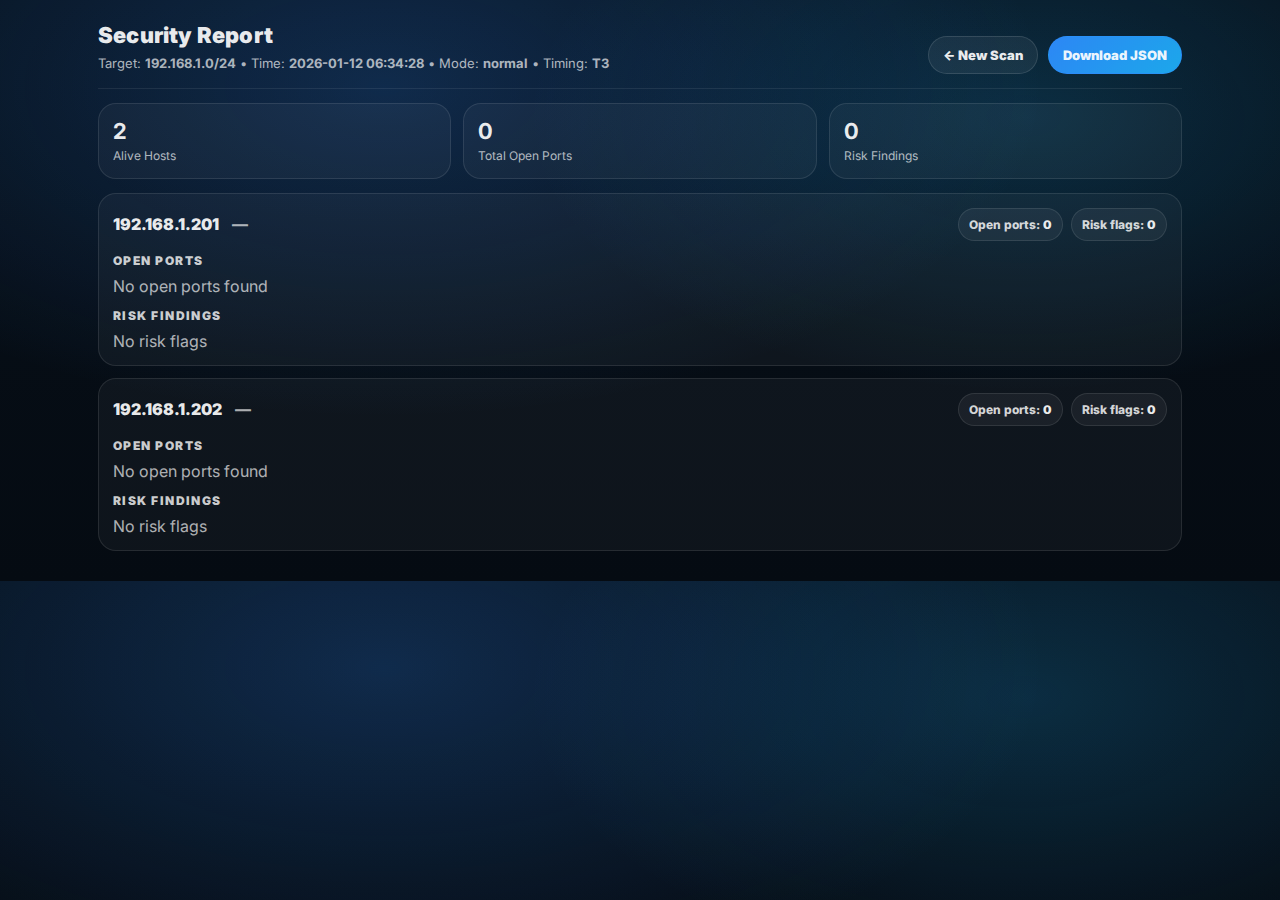
<file: netsec-scanner-report/reports/20260112_063335_cab9826f.html>
<!doctype html>
  <html lang='en'>
  <head>
    <meta charset='utf-8'/>
    <meta name='viewport' content='width=device-width, initial-scale=1'/>
    <title>Report 20260112_063335_cab9826f</title>
    <link rel='preconnect' href='https://fonts.googleapis.com'>
    <link rel='preconnect' href='https://fonts.gstatic.com' crossorigin>
    <link href='https://fonts.googleapis.com/css2?family=Inter:wght@400;600;700;800;900&display=swap' rel='stylesheet'>
    <style>
      :root{
        --bg:#07101a; --bg2:#050b12;
        --line: rgba(255,255,255,.10);
        --text: rgba(255,255,255,.92);
        --muted: rgba(255,255,255,.68);
        --brand:#2f8cff; --brand2:#1fb6ff;
      }
      *{box-sizing:border-box}
      body{
        margin:0; font-family:Inter,system-ui,Segoe UI,Roboto,Arial;
        color:var(--text);
        background:
          radial-gradient(1200px 600px at 30% 15%, rgba(47,140,255,.22), transparent 55%),
          radial-gradient(900px 500px at 80% 20%, rgba(31,182,255,.18), transparent 55%),
          linear-gradient(180deg, var(--bg), var(--bg2));
      }
      .wrap{ max-width: 1120px; margin:0 auto; padding: 22px 18px 30px; }
      .top{
        display:flex; justify-content:space-between; align-items:flex-end; gap: 12px;
        border-bottom: 1px solid rgba(255,255,255,.08);
        padding-bottom: 14px;
      }
      .title{ margin:0; font-weight: 900; letter-spacing:.2px; font-size: 22px; }
      .sub{ margin:6px 0 0; color: var(--muted); font-size: 13px; line-height:1.5; }
      .btns{ display:flex; gap:10px; flex-wrap:wrap; }
      .btn{
        text-decoration:none; color:var(--text); font-weight:900; font-size: 13px;
        border:1px solid rgba(255,255,255,.12);
        background: rgba(255,255,255,.06);
        padding: 10px 14px; border-radius: 999px;
      }
      .btn.primary{
        border-color: rgba(47,140,255,.45);
        background: linear-gradient(135deg, rgba(47,140,255,.95), rgba(31,182,255,.9));
      }
      .grid{
        display:grid; grid-template-columns: repeat(3,minmax(0,1fr));
        gap: 12px; margin-top: 14px;
      }
      .stat{
        border:1px solid rgba(255,255,255,.10);
        background: rgba(255,255,255,.04);
        border-radius: 18px; padding: 14px;
      }
      .stat b{ display:block; font-size: 22px; }
      .stat span{ color: var(--muted); font-size: 12px; }
      .hosts{ margin-top: 14px; display:flex; flex-direction:column; gap: 12px; }
      .host{
        border:1px solid rgba(255,255,255,.10);
        background: rgba(255,255,255,.04);
        border-radius: 18px;
        padding: 14px;
      }
      .host-top{
        display:flex; justify-content:space-between; align-items:center; gap: 10px; flex-wrap:wrap;
      }
      .host-title{ font-weight: 900; }
      .hn{ color: var(--muted); font-weight: 700; margin-left: 10px; }
      .host-badges{ display:flex; gap: 8px; flex-wrap:wrap; }
      .pill{
        padding: 8px 10px; border-radius: 999px;
        border:1px solid rgba(255,255,255,.10);
        background: rgba(255,255,255,.05);
        color: rgba(255,255,255,.82);
        font-weight: 800; font-size: 12px;
      }
      .pill b{ color: var(--text); }
      .block{ margin-top: 12px; }
      .block-title{ font-weight: 900; font-size: 12px; letter-spacing:.12em; text-transform: uppercase; color: rgba(255,255,255,.80); margin-bottom: 8px; }
      .tags{ display:flex; gap: 8px; flex-wrap:wrap; }
      .tag{
        display:inline-flex; align-items:center; gap: 8px;
        border:1px solid rgba(255,255,255,.10);
        background: rgba(255,255,255,.05);
        border-radius: 999px;
        padding: 7px 10px;
        font-weight: 800;
        font-size: 12px;
      }
      .tag em{ font-style:normal; color: var(--muted); font-weight: 800; }
      .flags{ display:flex; flex-direction:column; gap: 8px; }
      .flag{
        border:1px solid rgba(255,255,255,.10);
        background: rgba(0,0,0,.20);
        border-radius: 14px;
        padding: 10px 12px;
        display:flex; gap: 10px;
      }
      .flag b{ width: 80px; }
      .flag.critical{ border-color: rgba(255,80,80,.35); }
      .flag.high{ border-color: rgba(255,165,0,.35); }
      .flag.medium{ border-color: rgba(255,214,0,.28); }
      .flag.low{ border-color: rgba(31,182,255,.25); }
      .muted{ color: var(--muted); }
      @media (max-width: 980px){ .grid{ grid-template-columns: 1fr; } }
    </style>
  </head>
  <body>
    <div class='wrap'>
      <div class='top'>
        <div>
          <h1 class='title'>Security Report</h1>
          <div class='sub'>
            Target: <b>192.168.1.0/24</b> • Time: <b>2026-01-12 06:34:28</b> • Mode: <b>normal</b> • Timing: <b>T3</b>
          </div>
        </div>
        <div class='btns'>
          <a class='btn' href='../index.php'>← New Scan</a>
          <a class='btn primary' href='20260112_063335_cab9826f.json' download>Download JSON</a>
        </div>
      </div>

      <div class='grid'>
        <div class='stat'><b>2</b><span>Alive Hosts</span></div>
        <div class='stat'><b>0</b><span>Total Open Ports</span></div>
        <div class='stat'><b>0</b><span>Risk Findings</span></div>
      </div>

      <div class='hosts'>
        
      <div class='host'>
        <div class='host-top'>
          <div class='host-title'>192.168.1.201 <span class='hn'>—</span></div>
          <div class='host-badges'>
            <span class='pill'>Open ports: <b>0</b></span>
            <span class='pill'>Risk flags: <b>0</b></span>
          </div>
        </div>
        <div class='block'>
          <div class='block-title'>Open Ports</div>
          <div class='tags'><span class='muted'>No open ports found</span></div>
        </div>
        <div class='block'>
          <div class='block-title'>Risk Findings</div>
          <div class='flags'><span class='muted'>No risk flags</span></div>
        </div>
      </div>
    
      <div class='host'>
        <div class='host-top'>
          <div class='host-title'>192.168.1.202 <span class='hn'>—</span></div>
          <div class='host-badges'>
            <span class='pill'>Open ports: <b>0</b></span>
            <span class='pill'>Risk flags: <b>0</b></span>
          </div>
        </div>
        <div class='block'>
          <div class='block-title'>Open Ports</div>
          <div class='tags'><span class='muted'>No open ports found</span></div>
        </div>
        <div class='block'>
          <div class='block-title'>Risk Findings</div>
          <div class='flags'><span class='muted'>No risk flags</span></div>
        </div>
      </div>
    
      </div>
    </div>
  </body>
  </html>
</file>
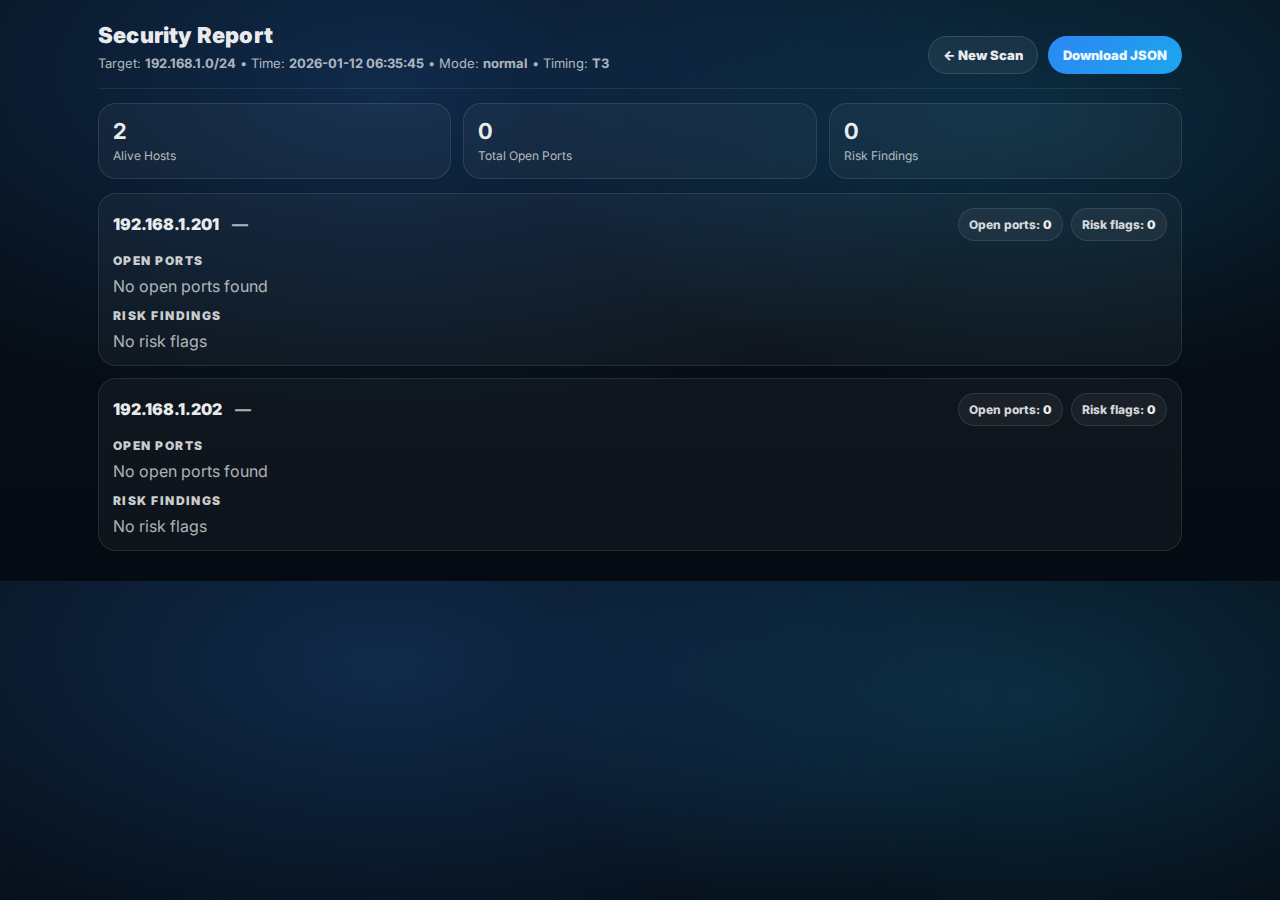
<file: netsec-scanner-report/reports/20260112_063431_ea3242a0.html>
<!doctype html>
  <html lang='en'>
  <head>
    <meta charset='utf-8'/>
    <meta name='viewport' content='width=device-width, initial-scale=1'/>
    <title>Report 20260112_063431_ea3242a0</title>
    <link rel='preconnect' href='https://fonts.googleapis.com'>
    <link rel='preconnect' href='https://fonts.gstatic.com' crossorigin>
    <link href='https://fonts.googleapis.com/css2?family=Inter:wght@400;600;700;800;900&display=swap' rel='stylesheet'>
    <style>
      :root{
        --bg:#07101a; --bg2:#050b12;
        --line: rgba(255,255,255,.10);
        --text: rgba(255,255,255,.92);
        --muted: rgba(255,255,255,.68);
        --brand:#2f8cff; --brand2:#1fb6ff;
      }
      *{box-sizing:border-box}
      body{
        margin:0; font-family:Inter,system-ui,Segoe UI,Roboto,Arial;
        color:var(--text);
        background:
          radial-gradient(1200px 600px at 30% 15%, rgba(47,140,255,.22), transparent 55%),
          radial-gradient(900px 500px at 80% 20%, rgba(31,182,255,.18), transparent 55%),
          linear-gradient(180deg, var(--bg), var(--bg2));
      }
      .wrap{ max-width: 1120px; margin:0 auto; padding: 22px 18px 30px; }
      .top{
        display:flex; justify-content:space-between; align-items:flex-end; gap: 12px;
        border-bottom: 1px solid rgba(255,255,255,.08);
        padding-bottom: 14px;
      }
      .title{ margin:0; font-weight: 900; letter-spacing:.2px; font-size: 22px; }
      .sub{ margin:6px 0 0; color: var(--muted); font-size: 13px; line-height:1.5; }
      .btns{ display:flex; gap:10px; flex-wrap:wrap; }
      .btn{
        text-decoration:none; color:var(--text); font-weight:900; font-size: 13px;
        border:1px solid rgba(255,255,255,.12);
        background: rgba(255,255,255,.06);
        padding: 10px 14px; border-radius: 999px;
      }
      .btn.primary{
        border-color: rgba(47,140,255,.45);
        background: linear-gradient(135deg, rgba(47,140,255,.95), rgba(31,182,255,.9));
      }
      .grid{
        display:grid; grid-template-columns: repeat(3,minmax(0,1fr));
        gap: 12px; margin-top: 14px;
      }
      .stat{
        border:1px solid rgba(255,255,255,.10);
        background: rgba(255,255,255,.04);
        border-radius: 18px; padding: 14px;
      }
      .stat b{ display:block; font-size: 22px; }
      .stat span{ color: var(--muted); font-size: 12px; }
      .hosts{ margin-top: 14px; display:flex; flex-direction:column; gap: 12px; }
      .host{
        border:1px solid rgba(255,255,255,.10);
        background: rgba(255,255,255,.04);
        border-radius: 18px;
        padding: 14px;
      }
      .host-top{
        display:flex; justify-content:space-between; align-items:center; gap: 10px; flex-wrap:wrap;
      }
      .host-title{ font-weight: 900; }
      .hn{ color: var(--muted); font-weight: 700; margin-left: 10px; }
      .host-badges{ display:flex; gap: 8px; flex-wrap:wrap; }
      .pill{
        padding: 8px 10px; border-radius: 999px;
        border:1px solid rgba(255,255,255,.10);
        background: rgba(255,255,255,.05);
        color: rgba(255,255,255,.82);
        font-weight: 800; font-size: 12px;
      }
      .pill b{ color: var(--text); }
      .block{ margin-top: 12px; }
      .block-title{ font-weight: 900; font-size: 12px; letter-spacing:.12em; text-transform: uppercase; color: rgba(255,255,255,.80); margin-bottom: 8px; }
      .tags{ display:flex; gap: 8px; flex-wrap:wrap; }
      .tag{
        display:inline-flex; align-items:center; gap: 8px;
        border:1px solid rgba(255,255,255,.10);
        background: rgba(255,255,255,.05);
        border-radius: 999px;
        padding: 7px 10px;
        font-weight: 800;
        font-size: 12px;
      }
      .tag em{ font-style:normal; color: var(--muted); font-weight: 800; }
      .flags{ display:flex; flex-direction:column; gap: 8px; }
      .flag{
        border:1px solid rgba(255,255,255,.10);
        background: rgba(0,0,0,.20);
        border-radius: 14px;
        padding: 10px 12px;
        display:flex; gap: 10px;
      }
      .flag b{ width: 80px; }
      .flag.critical{ border-color: rgba(255,80,80,.35); }
      .flag.high{ border-color: rgba(255,165,0,.35); }
      .flag.medium{ border-color: rgba(255,214,0,.28); }
      .flag.low{ border-color: rgba(31,182,255,.25); }
      .muted{ color: var(--muted); }
      @media (max-width: 980px){ .grid{ grid-template-columns: 1fr; } }
    </style>
  </head>
  <body>
    <div class='wrap'>
      <div class='top'>
        <div>
          <h1 class='title'>Security Report</h1>
          <div class='sub'>
            Target: <b>192.168.1.0/24</b> • Time: <b>2026-01-12 06:35:45</b> • Mode: <b>normal</b> • Timing: <b>T3</b>
          </div>
        </div>
        <div class='btns'>
          <a class='btn' href='../index.php'>← New Scan</a>
          <a class='btn primary' href='20260112_063431_ea3242a0.json' download>Download JSON</a>
        </div>
      </div>

      <div class='grid'>
        <div class='stat'><b>2</b><span>Alive Hosts</span></div>
        <div class='stat'><b>0</b><span>Total Open Ports</span></div>
        <div class='stat'><b>0</b><span>Risk Findings</span></div>
      </div>

      <div class='hosts'>
        
      <div class='host'>
        <div class='host-top'>
          <div class='host-title'>192.168.1.201 <span class='hn'>—</span></div>
          <div class='host-badges'>
            <span class='pill'>Open ports: <b>0</b></span>
            <span class='pill'>Risk flags: <b>0</b></span>
          </div>
        </div>
        <div class='block'>
          <div class='block-title'>Open Ports</div>
          <div class='tags'><span class='muted'>No open ports found</span></div>
        </div>
        <div class='block'>
          <div class='block-title'>Risk Findings</div>
          <div class='flags'><span class='muted'>No risk flags</span></div>
        </div>
      </div>
    
      <div class='host'>
        <div class='host-top'>
          <div class='host-title'>192.168.1.202 <span class='hn'>—</span></div>
          <div class='host-badges'>
            <span class='pill'>Open ports: <b>0</b></span>
            <span class='pill'>Risk flags: <b>0</b></span>
          </div>
        </div>
        <div class='block'>
          <div class='block-title'>Open Ports</div>
          <div class='tags'><span class='muted'>No open ports found</span></div>
        </div>
        <div class='block'>
          <div class='block-title'>Risk Findings</div>
          <div class='flags'><span class='muted'>No risk flags</span></div>
        </div>
      </div>
    
      </div>
    </div>
  </body>
  </html>
</file>
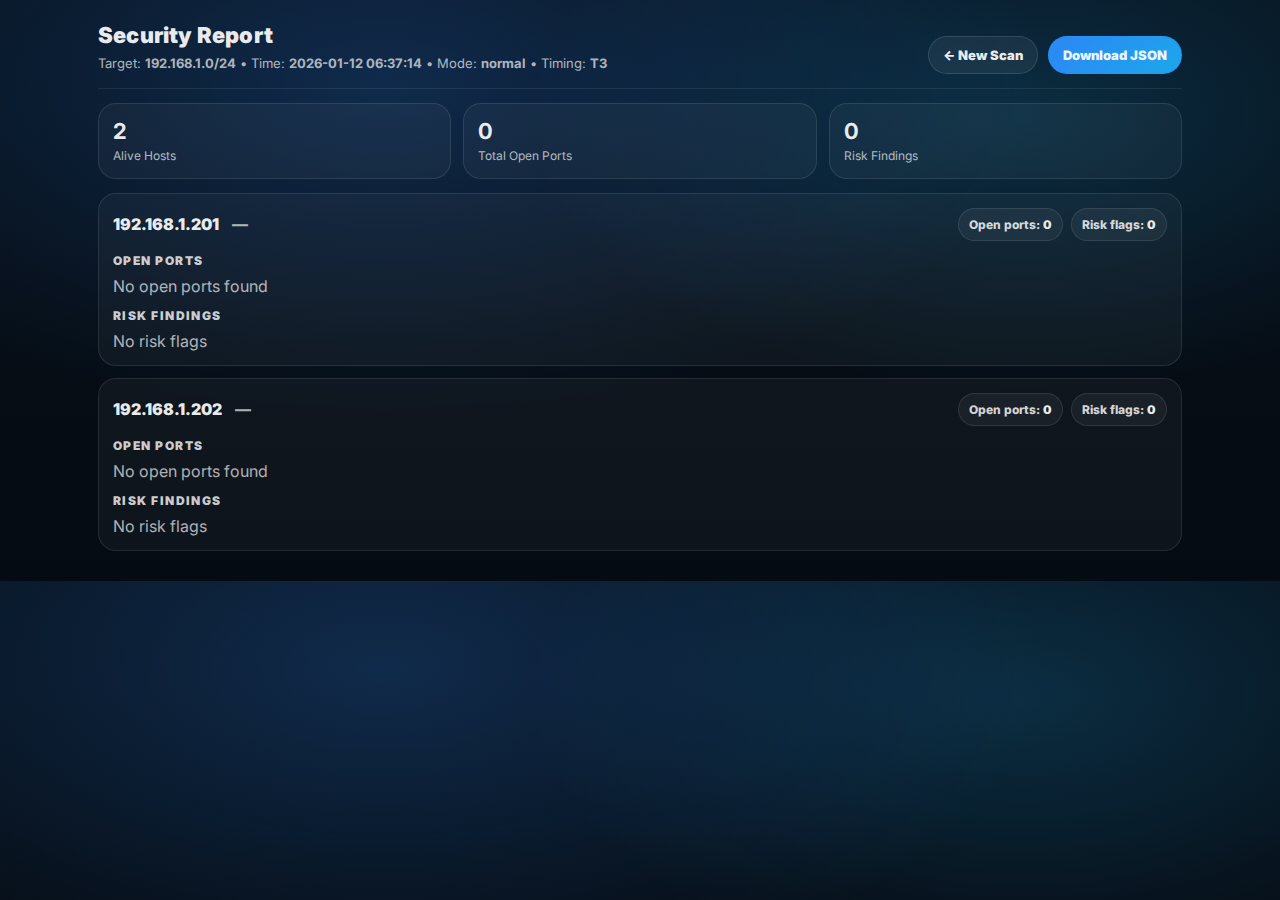
<file: netsec-scanner-report/reports/20260112_063607_9c75081b.html>
<!doctype html>
  <html lang='en'>
  <head>
    <meta charset='utf-8'/>
    <meta name='viewport' content='width=device-width, initial-scale=1'/>
    <title>Report 20260112_063607_9c75081b</title>
    <link rel='preconnect' href='https://fonts.googleapis.com'>
    <link rel='preconnect' href='https://fonts.gstatic.com' crossorigin>
    <link href='https://fonts.googleapis.com/css2?family=Inter:wght@400;600;700;800;900&display=swap' rel='stylesheet'>
    <style>
      :root{
        --bg:#07101a; --bg2:#050b12;
        --line: rgba(255,255,255,.10);
        --text: rgba(255,255,255,.92);
        --muted: rgba(255,255,255,.68);
        --brand:#2f8cff; --brand2:#1fb6ff;
      }
      *{box-sizing:border-box}
      body{
        margin:0; font-family:Inter,system-ui,Segoe UI,Roboto,Arial;
        color:var(--text);
        background:
          radial-gradient(1200px 600px at 30% 15%, rgba(47,140,255,.22), transparent 55%),
          radial-gradient(900px 500px at 80% 20%, rgba(31,182,255,.18), transparent 55%),
          linear-gradient(180deg, var(--bg), var(--bg2));
      }
      .wrap{ max-width: 1120px; margin:0 auto; padding: 22px 18px 30px; }
      .top{
        display:flex; justify-content:space-between; align-items:flex-end; gap: 12px;
        border-bottom: 1px solid rgba(255,255,255,.08);
        padding-bottom: 14px;
      }
      .title{ margin:0; font-weight: 900; letter-spacing:.2px; font-size: 22px; }
      .sub{ margin:6px 0 0; color: var(--muted); font-size: 13px; line-height:1.5; }
      .btns{ display:flex; gap:10px; flex-wrap:wrap; }
      .btn{
        text-decoration:none; color:var(--text); font-weight:900; font-size: 13px;
        border:1px solid rgba(255,255,255,.12);
        background: rgba(255,255,255,.06);
        padding: 10px 14px; border-radius: 999px;
      }
      .btn.primary{
        border-color: rgba(47,140,255,.45);
        background: linear-gradient(135deg, rgba(47,140,255,.95), rgba(31,182,255,.9));
      }
      .grid{
        display:grid; grid-template-columns: repeat(3,minmax(0,1fr));
        gap: 12px; margin-top: 14px;
      }
      .stat{
        border:1px solid rgba(255,255,255,.10);
        background: rgba(255,255,255,.04);
        border-radius: 18px; padding: 14px;
      }
      .stat b{ display:block; font-size: 22px; }
      .stat span{ color: var(--muted); font-size: 12px; }
      .hosts{ margin-top: 14px; display:flex; flex-direction:column; gap: 12px; }
      .host{
        border:1px solid rgba(255,255,255,.10);
        background: rgba(255,255,255,.04);
        border-radius: 18px;
        padding: 14px;
      }
      .host-top{
        display:flex; justify-content:space-between; align-items:center; gap: 10px; flex-wrap:wrap;
      }
      .host-title{ font-weight: 900; }
      .hn{ color: var(--muted); font-weight: 700; margin-left: 10px; }
      .host-badges{ display:flex; gap: 8px; flex-wrap:wrap; }
      .pill{
        padding: 8px 10px; border-radius: 999px;
        border:1px solid rgba(255,255,255,.10);
        background: rgba(255,255,255,.05);
        color: rgba(255,255,255,.82);
        font-weight: 800; font-size: 12px;
      }
      .pill b{ color: var(--text); }
      .block{ margin-top: 12px; }
      .block-title{ font-weight: 900; font-size: 12px; letter-spacing:.12em; text-transform: uppercase; color: rgba(255,255,255,.80); margin-bottom: 8px; }
      .tags{ display:flex; gap: 8px; flex-wrap:wrap; }
      .tag{
        display:inline-flex; align-items:center; gap: 8px;
        border:1px solid rgba(255,255,255,.10);
        background: rgba(255,255,255,.05);
        border-radius: 999px;
        padding: 7px 10px;
        font-weight: 800;
        font-size: 12px;
      }
      .tag em{ font-style:normal; color: var(--muted); font-weight: 800; }
      .flags{ display:flex; flex-direction:column; gap: 8px; }
      .flag{
        border:1px solid rgba(255,255,255,.10);
        background: rgba(0,0,0,.20);
        border-radius: 14px;
        padding: 10px 12px;
        display:flex; gap: 10px;
      }
      .flag b{ width: 80px; }
      .flag.critical{ border-color: rgba(255,80,80,.35); }
      .flag.high{ border-color: rgba(255,165,0,.35); }
      .flag.medium{ border-color: rgba(255,214,0,.28); }
      .flag.low{ border-color: rgba(31,182,255,.25); }
      .muted{ color: var(--muted); }
      @media (max-width: 980px){ .grid{ grid-template-columns: 1fr; } }
    </style>
  </head>
  <body>
    <div class='wrap'>
      <div class='top'>
        <div>
          <h1 class='title'>Security Report</h1>
          <div class='sub'>
            Target: <b>192.168.1.0/24</b> • Time: <b>2026-01-12 06:37:14</b> • Mode: <b>normal</b> • Timing: <b>T3</b>
          </div>
        </div>
        <div class='btns'>
          <a class='btn' href='../index.php'>← New Scan</a>
          <a class='btn primary' href='20260112_063607_9c75081b.json' download>Download JSON</a>
        </div>
      </div>

      <div class='grid'>
        <div class='stat'><b>2</b><span>Alive Hosts</span></div>
        <div class='stat'><b>0</b><span>Total Open Ports</span></div>
        <div class='stat'><b>0</b><span>Risk Findings</span></div>
      </div>

      <div class='hosts'>
        
      <div class='host'>
        <div class='host-top'>
          <div class='host-title'>192.168.1.201 <span class='hn'>—</span></div>
          <div class='host-badges'>
            <span class='pill'>Open ports: <b>0</b></span>
            <span class='pill'>Risk flags: <b>0</b></span>
          </div>
        </div>
        <div class='block'>
          <div class='block-title'>Open Ports</div>
          <div class='tags'><span class='muted'>No open ports found</span></div>
        </div>
        <div class='block'>
          <div class='block-title'>Risk Findings</div>
          <div class='flags'><span class='muted'>No risk flags</span></div>
        </div>
      </div>
    
      <div class='host'>
        <div class='host-top'>
          <div class='host-title'>192.168.1.202 <span class='hn'>—</span></div>
          <div class='host-badges'>
            <span class='pill'>Open ports: <b>0</b></span>
            <span class='pill'>Risk flags: <b>0</b></span>
          </div>
        </div>
        <div class='block'>
          <div class='block-title'>Open Ports</div>
          <div class='tags'><span class='muted'>No open ports found</span></div>
        </div>
        <div class='block'>
          <div class='block-title'>Risk Findings</div>
          <div class='flags'><span class='muted'>No risk flags</span></div>
        </div>
      </div>
    
      </div>
    </div>
  </body>
  </html>
</file>
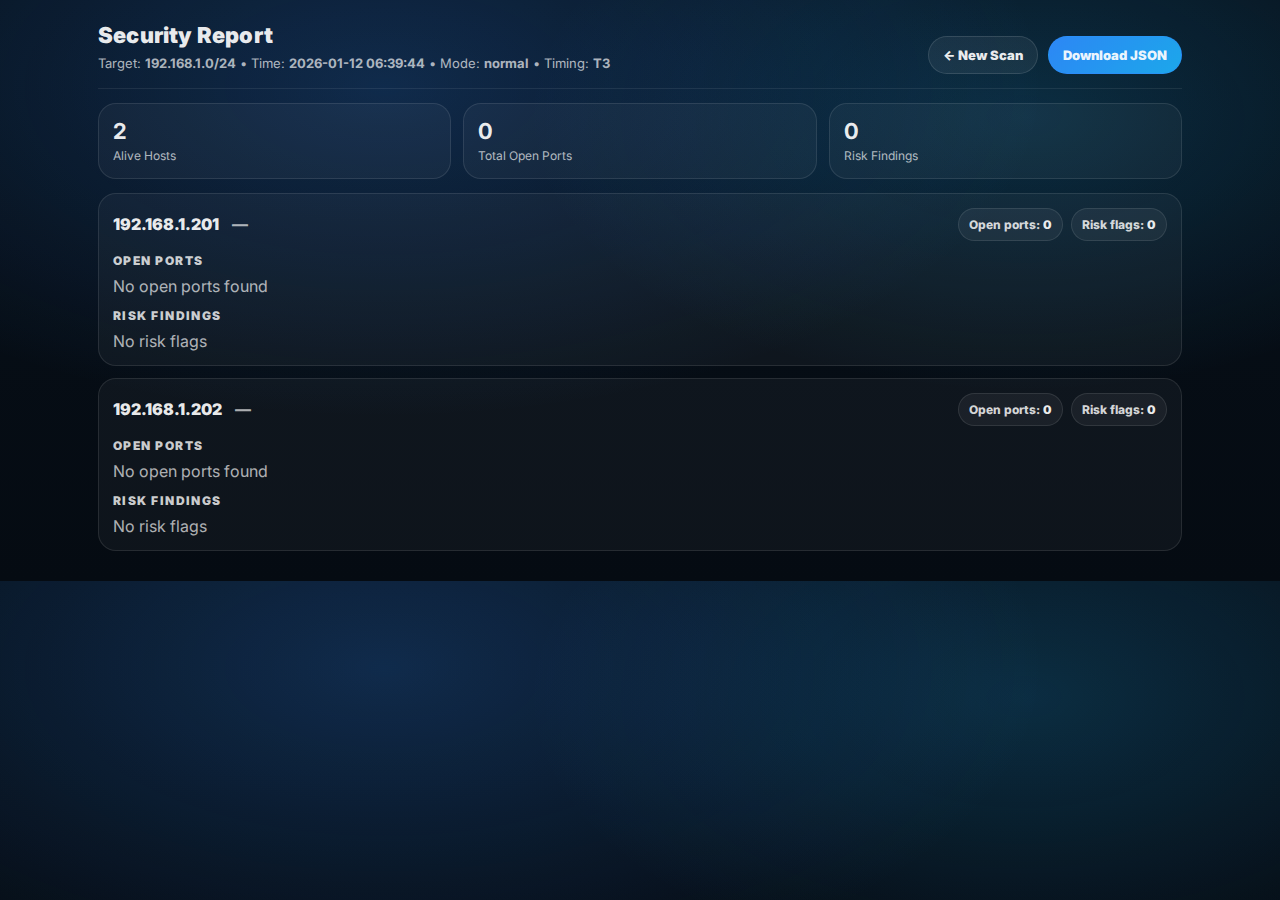
<file: netsec-scanner-report/reports/20260112_063759_7a6146f3.html>
<!doctype html>
  <html lang='en'>
  <head>
    <meta charset='utf-8'/>
    <meta name='viewport' content='width=device-width, initial-scale=1'/>
    <title>Report 20260112_063759_7a6146f3</title>
    <link rel='preconnect' href='https://fonts.googleapis.com'>
    <link rel='preconnect' href='https://fonts.gstatic.com' crossorigin>
    <link href='https://fonts.googleapis.com/css2?family=Inter:wght@400;600;700;800;900&display=swap' rel='stylesheet'>
    <style>
      :root{
        --bg:#07101a; --bg2:#050b12;
        --line: rgba(255,255,255,.10);
        --text: rgba(255,255,255,.92);
        --muted: rgba(255,255,255,.68);
        --brand:#2f8cff; --brand2:#1fb6ff;
      }
      *{box-sizing:border-box}
      body{
        margin:0; font-family:Inter,system-ui,Segoe UI,Roboto,Arial;
        color:var(--text);
        background:
          radial-gradient(1200px 600px at 30% 15%, rgba(47,140,255,.22), transparent 55%),
          radial-gradient(900px 500px at 80% 20%, rgba(31,182,255,.18), transparent 55%),
          linear-gradient(180deg, var(--bg), var(--bg2));
      }
      .wrap{ max-width: 1120px; margin:0 auto; padding: 22px 18px 30px; }
      .top{
        display:flex; justify-content:space-between; align-items:flex-end; gap: 12px;
        border-bottom: 1px solid rgba(255,255,255,.08);
        padding-bottom: 14px;
      }
      .title{ margin:0; font-weight: 900; letter-spacing:.2px; font-size: 22px; }
      .sub{ margin:6px 0 0; color: var(--muted); font-size: 13px; line-height:1.5; }
      .btns{ display:flex; gap:10px; flex-wrap:wrap; }
      .btn{
        text-decoration:none; color:var(--text); font-weight:900; font-size: 13px;
        border:1px solid rgba(255,255,255,.12);
        background: rgba(255,255,255,.06);
        padding: 10px 14px; border-radius: 999px;
      }
      .btn.primary{
        border-color: rgba(47,140,255,.45);
        background: linear-gradient(135deg, rgba(47,140,255,.95), rgba(31,182,255,.9));
      }
      .grid{
        display:grid; grid-template-columns: repeat(3,minmax(0,1fr));
        gap: 12px; margin-top: 14px;
      }
      .stat{
        border:1px solid rgba(255,255,255,.10);
        background: rgba(255,255,255,.04);
        border-radius: 18px; padding: 14px;
      }
      .stat b{ display:block; font-size: 22px; }
      .stat span{ color: var(--muted); font-size: 12px; }
      .hosts{ margin-top: 14px; display:flex; flex-direction:column; gap: 12px; }
      .host{
        border:1px solid rgba(255,255,255,.10);
        background: rgba(255,255,255,.04);
        border-radius: 18px;
        padding: 14px;
      }
      .host-top{
        display:flex; justify-content:space-between; align-items:center; gap: 10px; flex-wrap:wrap;
      }
      .host-title{ font-weight: 900; }
      .hn{ color: var(--muted); font-weight: 700; margin-left: 10px; }
      .host-badges{ display:flex; gap: 8px; flex-wrap:wrap; }
      .pill{
        padding: 8px 10px; border-radius: 999px;
        border:1px solid rgba(255,255,255,.10);
        background: rgba(255,255,255,.05);
        color: rgba(255,255,255,.82);
        font-weight: 800; font-size: 12px;
      }
      .pill b{ color: var(--text); }
      .block{ margin-top: 12px; }
      .block-title{ font-weight: 900; font-size: 12px; letter-spacing:.12em; text-transform: uppercase; color: rgba(255,255,255,.80); margin-bottom: 8px; }
      .tags{ display:flex; gap: 8px; flex-wrap:wrap; }
      .tag{
        display:inline-flex; align-items:center; gap: 8px;
        border:1px solid rgba(255,255,255,.10);
        background: rgba(255,255,255,.05);
        border-radius: 999px;
        padding: 7px 10px;
        font-weight: 800;
        font-size: 12px;
      }
      .tag em{ font-style:normal; color: var(--muted); font-weight: 800; }
      .flags{ display:flex; flex-direction:column; gap: 8px; }
      .flag{
        border:1px solid rgba(255,255,255,.10);
        background: rgba(0,0,0,.20);
        border-radius: 14px;
        padding: 10px 12px;
        display:flex; gap: 10px;
      }
      .flag b{ width: 80px; }
      .flag.critical{ border-color: rgba(255,80,80,.35); }
      .flag.high{ border-color: rgba(255,165,0,.35); }
      .flag.medium{ border-color: rgba(255,214,0,.28); }
      .flag.low{ border-color: rgba(31,182,255,.25); }
      .muted{ color: var(--muted); }
      @media (max-width: 980px){ .grid{ grid-template-columns: 1fr; } }
    </style>
  </head>
  <body>
    <div class='wrap'>
      <div class='top'>
        <div>
          <h1 class='title'>Security Report</h1>
          <div class='sub'>
            Target: <b>192.168.1.0/24</b> • Time: <b>2026-01-12 06:39:44</b> • Mode: <b>normal</b> • Timing: <b>T3</b>
          </div>
        </div>
        <div class='btns'>
          <a class='btn' href='../index.php'>← New Scan</a>
          <a class='btn primary' href='20260112_063759_7a6146f3.json' download>Download JSON</a>
        </div>
      </div>

      <div class='grid'>
        <div class='stat'><b>2</b><span>Alive Hosts</span></div>
        <div class='stat'><b>0</b><span>Total Open Ports</span></div>
        <div class='stat'><b>0</b><span>Risk Findings</span></div>
      </div>

      <div class='hosts'>
        
      <div class='host'>
        <div class='host-top'>
          <div class='host-title'>192.168.1.201 <span class='hn'>—</span></div>
          <div class='host-badges'>
            <span class='pill'>Open ports: <b>0</b></span>
            <span class='pill'>Risk flags: <b>0</b></span>
          </div>
        </div>
        <div class='block'>
          <div class='block-title'>Open Ports</div>
          <div class='tags'><span class='muted'>No open ports found</span></div>
        </div>
        <div class='block'>
          <div class='block-title'>Risk Findings</div>
          <div class='flags'><span class='muted'>No risk flags</span></div>
        </div>
      </div>
    
      <div class='host'>
        <div class='host-top'>
          <div class='host-title'>192.168.1.202 <span class='hn'>—</span></div>
          <div class='host-badges'>
            <span class='pill'>Open ports: <b>0</b></span>
            <span class='pill'>Risk flags: <b>0</b></span>
          </div>
        </div>
        <div class='block'>
          <div class='block-title'>Open Ports</div>
          <div class='tags'><span class='muted'>No open ports found</span></div>
        </div>
        <div class='block'>
          <div class='block-title'>Risk Findings</div>
          <div class='flags'><span class='muted'>No risk flags</span></div>
        </div>
      </div>
    
      </div>
    </div>
  </body>
  </html>
</file>
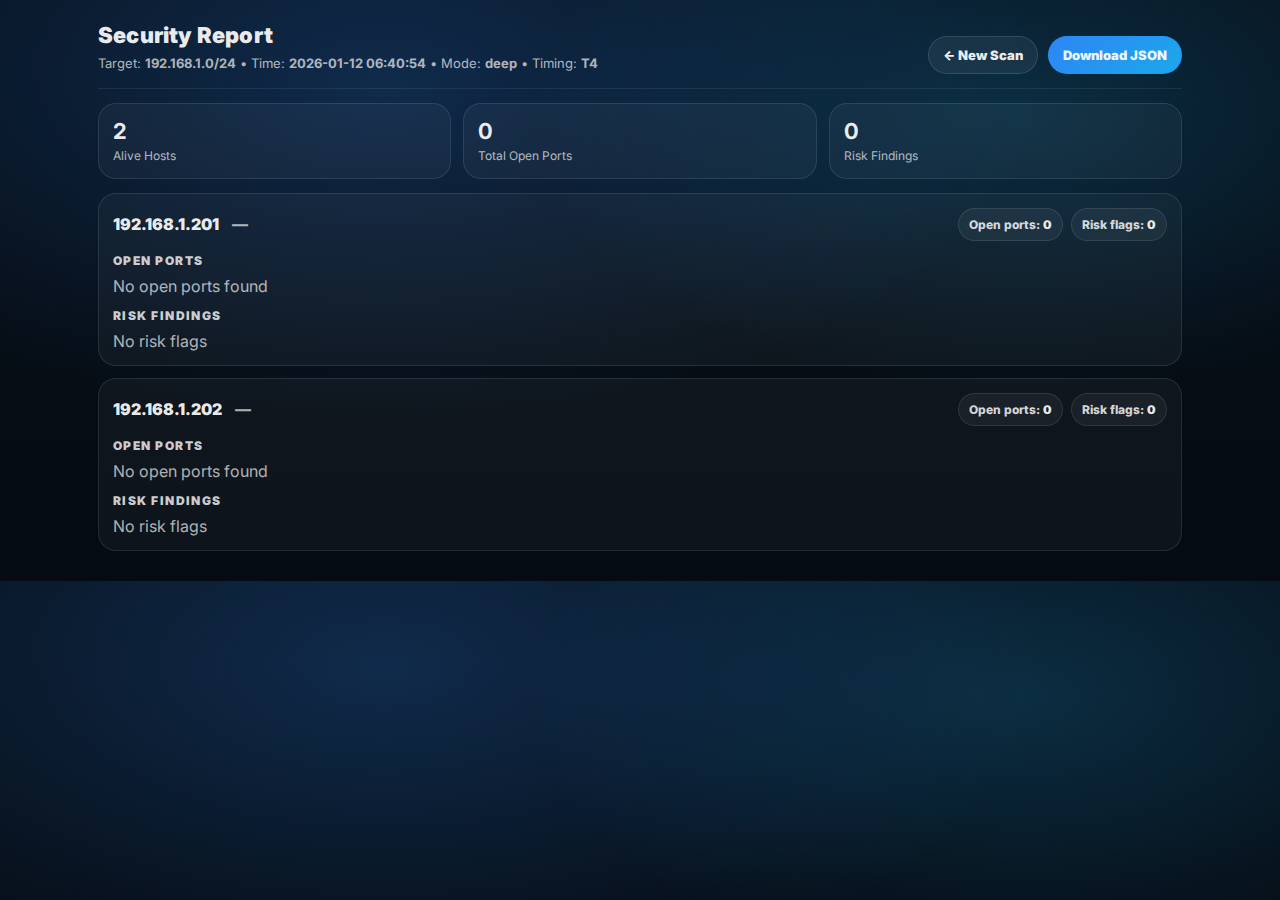
<file: netsec-scanner-report/reports/20260112_063933_e5413f38.html>
<!doctype html>
  <html lang='en'>
  <head>
    <meta charset='utf-8'/>
    <meta name='viewport' content='width=device-width, initial-scale=1'/>
    <title>Report 20260112_063933_e5413f38</title>
    <link rel='preconnect' href='https://fonts.googleapis.com'>
    <link rel='preconnect' href='https://fonts.gstatic.com' crossorigin>
    <link href='https://fonts.googleapis.com/css2?family=Inter:wght@400;600;700;800;900&display=swap' rel='stylesheet'>
    <style>
      :root{
        --bg:#07101a; --bg2:#050b12;
        --line: rgba(255,255,255,.10);
        --text: rgba(255,255,255,.92);
        --muted: rgba(255,255,255,.68);
        --brand:#2f8cff; --brand2:#1fb6ff;
      }
      *{box-sizing:border-box}
      body{
        margin:0; font-family:Inter,system-ui,Segoe UI,Roboto,Arial;
        color:var(--text);
        background:
          radial-gradient(1200px 600px at 30% 15%, rgba(47,140,255,.22), transparent 55%),
          radial-gradient(900px 500px at 80% 20%, rgba(31,182,255,.18), transparent 55%),
          linear-gradient(180deg, var(--bg), var(--bg2));
      }
      .wrap{ max-width: 1120px; margin:0 auto; padding: 22px 18px 30px; }
      .top{
        display:flex; justify-content:space-between; align-items:flex-end; gap: 12px;
        border-bottom: 1px solid rgba(255,255,255,.08);
        padding-bottom: 14px;
      }
      .title{ margin:0; font-weight: 900; letter-spacing:.2px; font-size: 22px; }
      .sub{ margin:6px 0 0; color: var(--muted); font-size: 13px; line-height:1.5; }
      .btns{ display:flex; gap:10px; flex-wrap:wrap; }
      .btn{
        text-decoration:none; color:var(--text); font-weight:900; font-size: 13px;
        border:1px solid rgba(255,255,255,.12);
        background: rgba(255,255,255,.06);
        padding: 10px 14px; border-radius: 999px;
      }
      .btn.primary{
        border-color: rgba(47,140,255,.45);
        background: linear-gradient(135deg, rgba(47,140,255,.95), rgba(31,182,255,.9));
      }
      .grid{
        display:grid; grid-template-columns: repeat(3,minmax(0,1fr));
        gap: 12px; margin-top: 14px;
      }
      .stat{
        border:1px solid rgba(255,255,255,.10);
        background: rgba(255,255,255,.04);
        border-radius: 18px; padding: 14px;
      }
      .stat b{ display:block; font-size: 22px; }
      .stat span{ color: var(--muted); font-size: 12px; }
      .hosts{ margin-top: 14px; display:flex; flex-direction:column; gap: 12px; }
      .host{
        border:1px solid rgba(255,255,255,.10);
        background: rgba(255,255,255,.04);
        border-radius: 18px;
        padding: 14px;
      }
      .host-top{
        display:flex; justify-content:space-between; align-items:center; gap: 10px; flex-wrap:wrap;
      }
      .host-title{ font-weight: 900; }
      .hn{ color: var(--muted); font-weight: 700; margin-left: 10px; }
      .host-badges{ display:flex; gap: 8px; flex-wrap:wrap; }
      .pill{
        padding: 8px 10px; border-radius: 999px;
        border:1px solid rgba(255,255,255,.10);
        background: rgba(255,255,255,.05);
        color: rgba(255,255,255,.82);
        font-weight: 800; font-size: 12px;
      }
      .pill b{ color: var(--text); }
      .block{ margin-top: 12px; }
      .block-title{ font-weight: 900; font-size: 12px; letter-spacing:.12em; text-transform: uppercase; color: rgba(255,255,255,.80); margin-bottom: 8px; }
      .tags{ display:flex; gap: 8px; flex-wrap:wrap; }
      .tag{
        display:inline-flex; align-items:center; gap: 8px;
        border:1px solid rgba(255,255,255,.10);
        background: rgba(255,255,255,.05);
        border-radius: 999px;
        padding: 7px 10px;
        font-weight: 800;
        font-size: 12px;
      }
      .tag em{ font-style:normal; color: var(--muted); font-weight: 800; }
      .flags{ display:flex; flex-direction:column; gap: 8px; }
      .flag{
        border:1px solid rgba(255,255,255,.10);
        background: rgba(0,0,0,.20);
        border-radius: 14px;
        padding: 10px 12px;
        display:flex; gap: 10px;
      }
      .flag b{ width: 80px; }
      .flag.critical{ border-color: rgba(255,80,80,.35); }
      .flag.high{ border-color: rgba(255,165,0,.35); }
      .flag.medium{ border-color: rgba(255,214,0,.28); }
      .flag.low{ border-color: rgba(31,182,255,.25); }
      .muted{ color: var(--muted); }
      @media (max-width: 980px){ .grid{ grid-template-columns: 1fr; } }
    </style>
  </head>
  <body>
    <div class='wrap'>
      <div class='top'>
        <div>
          <h1 class='title'>Security Report</h1>
          <div class='sub'>
            Target: <b>192.168.1.0/24</b> • Time: <b>2026-01-12 06:40:54</b> • Mode: <b>deep</b> • Timing: <b>T4</b>
          </div>
        </div>
        <div class='btns'>
          <a class='btn' href='../index.php'>← New Scan</a>
          <a class='btn primary' href='20260112_063933_e5413f38.json' download>Download JSON</a>
        </div>
      </div>

      <div class='grid'>
        <div class='stat'><b>2</b><span>Alive Hosts</span></div>
        <div class='stat'><b>0</b><span>Total Open Ports</span></div>
        <div class='stat'><b>0</b><span>Risk Findings</span></div>
      </div>

      <div class='hosts'>
        
      <div class='host'>
        <div class='host-top'>
          <div class='host-title'>192.168.1.201 <span class='hn'>—</span></div>
          <div class='host-badges'>
            <span class='pill'>Open ports: <b>0</b></span>
            <span class='pill'>Risk flags: <b>0</b></span>
          </div>
        </div>
        <div class='block'>
          <div class='block-title'>Open Ports</div>
          <div class='tags'><span class='muted'>No open ports found</span></div>
        </div>
        <div class='block'>
          <div class='block-title'>Risk Findings</div>
          <div class='flags'><span class='muted'>No risk flags</span></div>
        </div>
      </div>
    
      <div class='host'>
        <div class='host-top'>
          <div class='host-title'>192.168.1.202 <span class='hn'>—</span></div>
          <div class='host-badges'>
            <span class='pill'>Open ports: <b>0</b></span>
            <span class='pill'>Risk flags: <b>0</b></span>
          </div>
        </div>
        <div class='block'>
          <div class='block-title'>Open Ports</div>
          <div class='tags'><span class='muted'>No open ports found</span></div>
        </div>
        <div class='block'>
          <div class='block-title'>Risk Findings</div>
          <div class='flags'><span class='muted'>No risk flags</span></div>
        </div>
      </div>
    
      </div>
    </div>
  </body>
  </html>
</file>
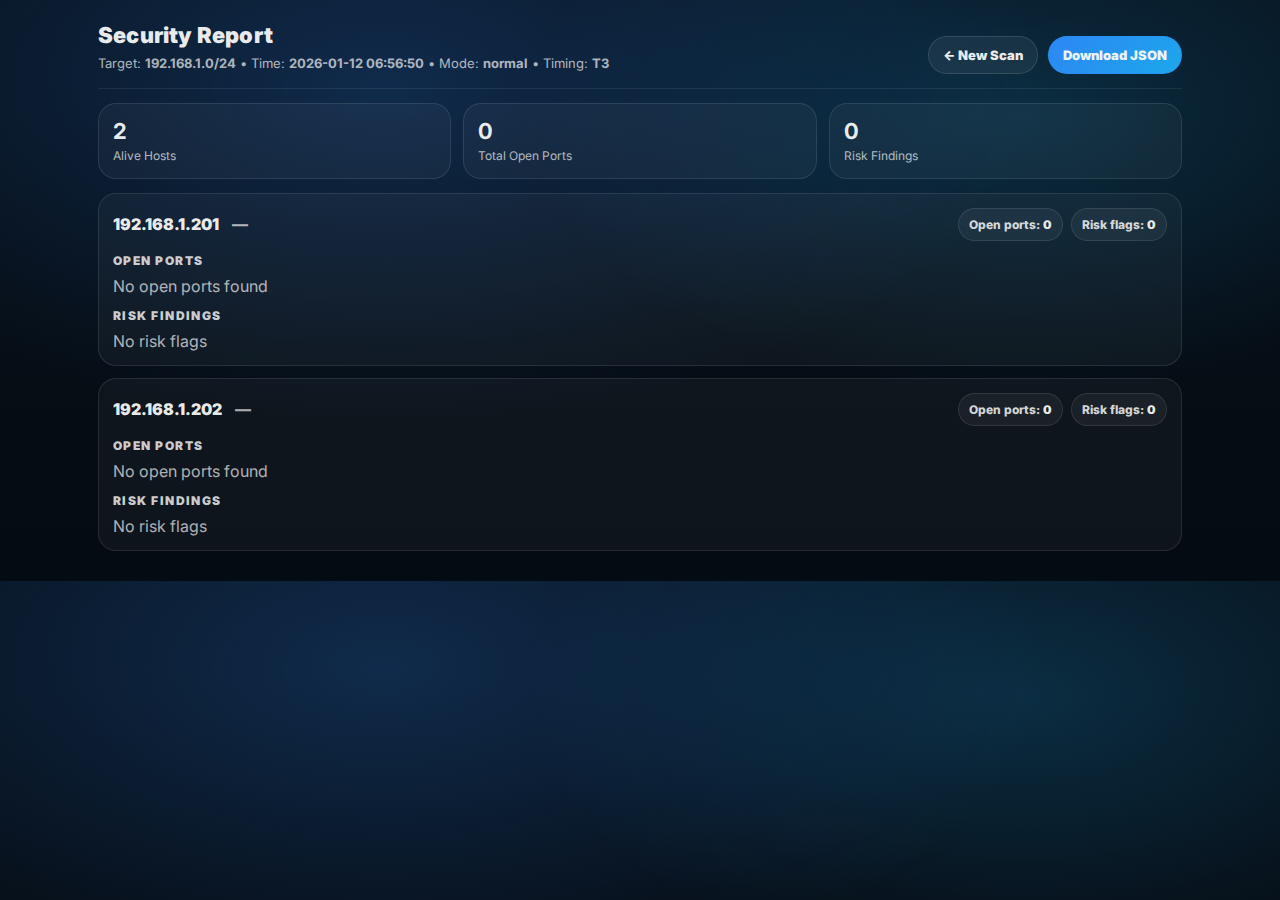
<file: netsec-scanner-report/reports/20260112_065522_20f4dd60.html>
<!doctype html>
  <html lang='en'>
  <head>
    <meta charset='utf-8'/>
    <meta name='viewport' content='width=device-width, initial-scale=1'/>
    <title>Report 20260112_065522_20f4dd60</title>
    <link rel='preconnect' href='https://fonts.googleapis.com'>
    <link rel='preconnect' href='https://fonts.gstatic.com' crossorigin>
    <link href='https://fonts.googleapis.com/css2?family=Inter:wght@400;600;700;800;900&display=swap' rel='stylesheet'>
    <style>
      :root{
        --bg:#07101a; --bg2:#050b12;
        --line: rgba(255,255,255,.10);
        --text: rgba(255,255,255,.92);
        --muted: rgba(255,255,255,.68);
        --brand:#2f8cff; --brand2:#1fb6ff;
      }
      *{box-sizing:border-box}
      body{
        margin:0; font-family:Inter,system-ui,Segoe UI,Roboto,Arial;
        color:var(--text);
        background:
          radial-gradient(1200px 600px at 30% 15%, rgba(47,140,255,.22), transparent 55%),
          radial-gradient(900px 500px at 80% 20%, rgba(31,182,255,.18), transparent 55%),
          linear-gradient(180deg, var(--bg), var(--bg2));
      }
      .wrap{ max-width: 1120px; margin:0 auto; padding: 22px 18px 30px; }
      .top{
        display:flex; justify-content:space-between; align-items:flex-end; gap: 12px;
        border-bottom: 1px solid rgba(255,255,255,.08);
        padding-bottom: 14px;
      }
      .title{ margin:0; font-weight: 900; letter-spacing:.2px; font-size: 22px; }
      .sub{ margin:6px 0 0; color: var(--muted); font-size: 13px; line-height:1.5; }
      .btns{ display:flex; gap:10px; flex-wrap:wrap; }
      .btn{
        text-decoration:none; color:var(--text); font-weight:900; font-size: 13px;
        border:1px solid rgba(255,255,255,.12);
        background: rgba(255,255,255,.06);
        padding: 10px 14px; border-radius: 999px;
      }
      .btn.primary{
        border-color: rgba(47,140,255,.45);
        background: linear-gradient(135deg, rgba(47,140,255,.95), rgba(31,182,255,.9));
      }
      .grid{
        display:grid; grid-template-columns: repeat(3,minmax(0,1fr));
        gap: 12px; margin-top: 14px;
      }
      .stat{
        border:1px solid rgba(255,255,255,.10);
        background: rgba(255,255,255,.04);
        border-radius: 18px; padding: 14px;
      }
      .stat b{ display:block; font-size: 22px; }
      .stat span{ color: var(--muted); font-size: 12px; }
      .hosts{ margin-top: 14px; display:flex; flex-direction:column; gap: 12px; }
      .host{
        border:1px solid rgba(255,255,255,.10);
        background: rgba(255,255,255,.04);
        border-radius: 18px;
        padding: 14px;
      }
      .host-top{
        display:flex; justify-content:space-between; align-items:center; gap: 10px; flex-wrap:wrap;
      }
      .host-title{ font-weight: 900; }
      .hn{ color: var(--muted); font-weight: 700; margin-left: 10px; }
      .host-badges{ display:flex; gap: 8px; flex-wrap:wrap; }
      .pill{
        padding: 8px 10px; border-radius: 999px;
        border:1px solid rgba(255,255,255,.10);
        background: rgba(255,255,255,.05);
        color: rgba(255,255,255,.82);
        font-weight: 800; font-size: 12px;
      }
      .pill b{ color: var(--text); }
      .block{ margin-top: 12px; }
      .block-title{ font-weight: 900; font-size: 12px; letter-spacing:.12em; text-transform: uppercase; color: rgba(255,255,255,.80); margin-bottom: 8px; }
      .tags{ display:flex; gap: 8px; flex-wrap:wrap; }
      .tag{
        display:inline-flex; align-items:center; gap: 8px;
        border:1px solid rgba(255,255,255,.10);
        background: rgba(255,255,255,.05);
        border-radius: 999px;
        padding: 7px 10px;
        font-weight: 800;
        font-size: 12px;
      }
      .tag em{ font-style:normal; color: var(--muted); font-weight: 800; }
      .flags{ display:flex; flex-direction:column; gap: 8px; }
      .flag{
        border:1px solid rgba(255,255,255,.10);
        background: rgba(0,0,0,.20);
        border-radius: 14px;
        padding: 10px 12px;
        display:flex; gap: 10px;
      }
      .flag b{ width: 80px; }
      .flag.critical{ border-color: rgba(255,80,80,.35); }
      .flag.high{ border-color: rgba(255,165,0,.35); }
      .flag.medium{ border-color: rgba(255,214,0,.28); }
      .flag.low{ border-color: rgba(31,182,255,.25); }
      .muted{ color: var(--muted); }
      @media (max-width: 980px){ .grid{ grid-template-columns: 1fr; } }
    </style>
  </head>
  <body>
    <div class='wrap'>
      <div class='top'>
        <div>
          <h1 class='title'>Security Report</h1>
          <div class='sub'>
            Target: <b>192.168.1.0/24</b> • Time: <b>2026-01-12 06:56:50</b> • Mode: <b>normal</b> • Timing: <b>T3</b>
          </div>
        </div>
        <div class='btns'>
          <a class='btn' href='../index.php'>← New Scan</a>
          <a class='btn primary' href='20260112_065522_20f4dd60.json' download>Download JSON</a>
        </div>
      </div>

      <div class='grid'>
        <div class='stat'><b>2</b><span>Alive Hosts</span></div>
        <div class='stat'><b>0</b><span>Total Open Ports</span></div>
        <div class='stat'><b>0</b><span>Risk Findings</span></div>
      </div>

      <div class='hosts'>
        
      <div class='host'>
        <div class='host-top'>
          <div class='host-title'>192.168.1.201 <span class='hn'>—</span></div>
          <div class='host-badges'>
            <span class='pill'>Open ports: <b>0</b></span>
            <span class='pill'>Risk flags: <b>0</b></span>
          </div>
        </div>
        <div class='block'>
          <div class='block-title'>Open Ports</div>
          <div class='tags'><span class='muted'>No open ports found</span></div>
        </div>
        <div class='block'>
          <div class='block-title'>Risk Findings</div>
          <div class='flags'><span class='muted'>No risk flags</span></div>
        </div>
      </div>
    
      <div class='host'>
        <div class='host-top'>
          <div class='host-title'>192.168.1.202 <span class='hn'>—</span></div>
          <div class='host-badges'>
            <span class='pill'>Open ports: <b>0</b></span>
            <span class='pill'>Risk flags: <b>0</b></span>
          </div>
        </div>
        <div class='block'>
          <div class='block-title'>Open Ports</div>
          <div class='tags'><span class='muted'>No open ports found</span></div>
        </div>
        <div class='block'>
          <div class='block-title'>Risk Findings</div>
          <div class='flags'><span class='muted'>No risk flags</span></div>
        </div>
      </div>
    
      </div>
    </div>
  </body>
  </html>
</file>
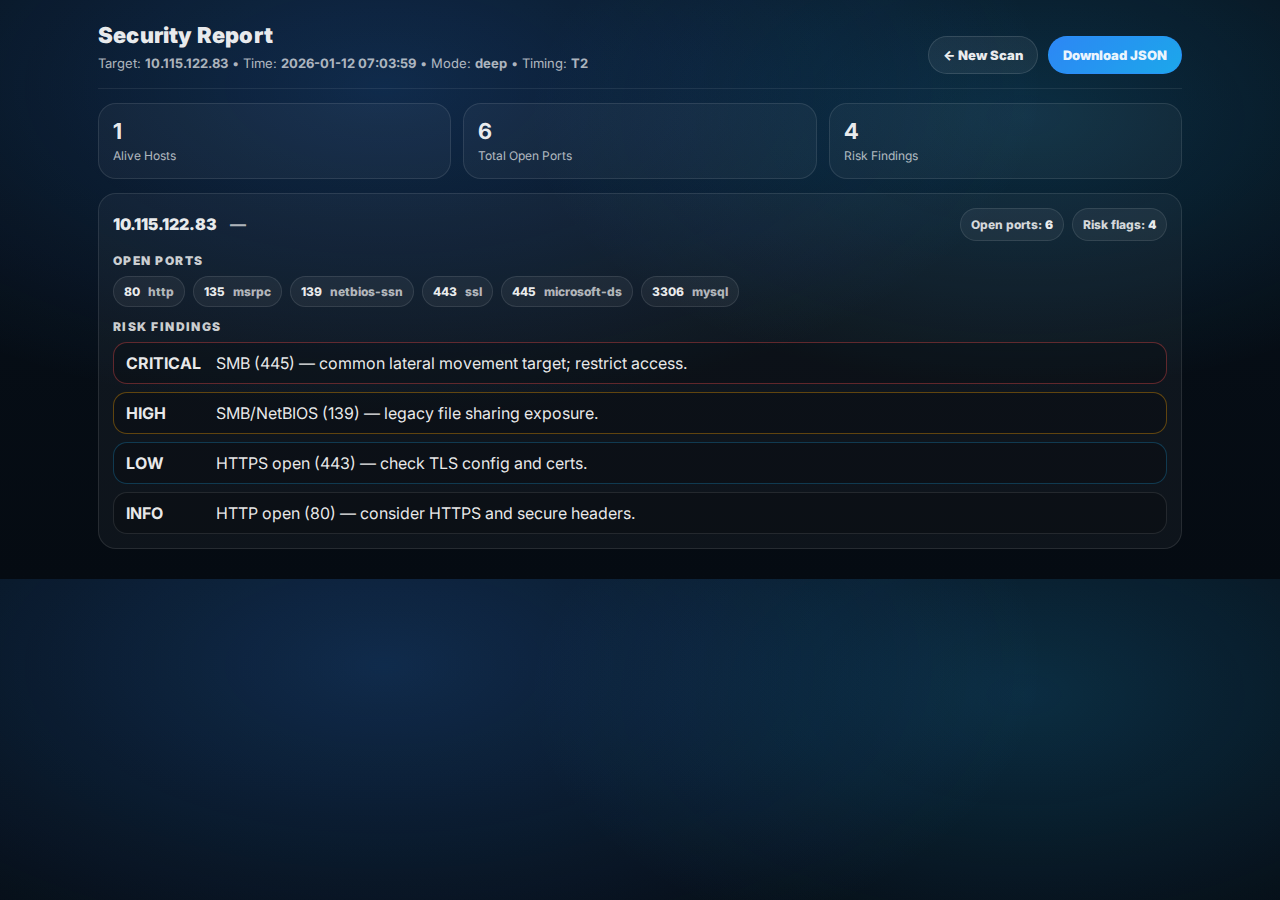
<file: netsec-scanner-report/reports/20260112_070238_3c748d1a.html>
<!doctype html>
  <html lang='en'>
  <head>
    <meta charset='utf-8'/>
    <meta name='viewport' content='width=device-width, initial-scale=1'/>
    <title>Report 20260112_070238_3c748d1a</title>
    <link rel='preconnect' href='https://fonts.googleapis.com'>
    <link rel='preconnect' href='https://fonts.gstatic.com' crossorigin>
    <link href='https://fonts.googleapis.com/css2?family=Inter:wght@400;600;700;800;900&display=swap' rel='stylesheet'>
    <style>
      :root{
        --bg:#07101a; --bg2:#050b12;
        --line: rgba(255,255,255,.10);
        --text: rgba(255,255,255,.92);
        --muted: rgba(255,255,255,.68);
        --brand:#2f8cff; --brand2:#1fb6ff;
      }
      *{box-sizing:border-box}
      body{
        margin:0; font-family:Inter,system-ui,Segoe UI,Roboto,Arial;
        color:var(--text);
        background:
          radial-gradient(1200px 600px at 30% 15%, rgba(47,140,255,.22), transparent 55%),
          radial-gradient(900px 500px at 80% 20%, rgba(31,182,255,.18), transparent 55%),
          linear-gradient(180deg, var(--bg), var(--bg2));
      }
      .wrap{ max-width: 1120px; margin:0 auto; padding: 22px 18px 30px; }
      .top{
        display:flex; justify-content:space-between; align-items:flex-end; gap: 12px;
        border-bottom: 1px solid rgba(255,255,255,.08);
        padding-bottom: 14px;
      }
      .title{ margin:0; font-weight: 900; letter-spacing:.2px; font-size: 22px; }
      .sub{ margin:6px 0 0; color: var(--muted); font-size: 13px; line-height:1.5; }
      .btns{ display:flex; gap:10px; flex-wrap:wrap; }
      .btn{
        text-decoration:none; color:var(--text); font-weight:900; font-size: 13px;
        border:1px solid rgba(255,255,255,.12);
        background: rgba(255,255,255,.06);
        padding: 10px 14px; border-radius: 999px;
      }
      .btn.primary{
        border-color: rgba(47,140,255,.45);
        background: linear-gradient(135deg, rgba(47,140,255,.95), rgba(31,182,255,.9));
      }
      .grid{
        display:grid; grid-template-columns: repeat(3,minmax(0,1fr));
        gap: 12px; margin-top: 14px;
      }
      .stat{
        border:1px solid rgba(255,255,255,.10);
        background: rgba(255,255,255,.04);
        border-radius: 18px; padding: 14px;
      }
      .stat b{ display:block; font-size: 22px; }
      .stat span{ color: var(--muted); font-size: 12px; }
      .hosts{ margin-top: 14px; display:flex; flex-direction:column; gap: 12px; }
      .host{
        border:1px solid rgba(255,255,255,.10);
        background: rgba(255,255,255,.04);
        border-radius: 18px;
        padding: 14px;
      }
      .host-top{
        display:flex; justify-content:space-between; align-items:center; gap: 10px; flex-wrap:wrap;
      }
      .host-title{ font-weight: 900; }
      .hn{ color: var(--muted); font-weight: 700; margin-left: 10px; }
      .host-badges{ display:flex; gap: 8px; flex-wrap:wrap; }
      .pill{
        padding: 8px 10px; border-radius: 999px;
        border:1px solid rgba(255,255,255,.10);
        background: rgba(255,255,255,.05);
        color: rgba(255,255,255,.82);
        font-weight: 800; font-size: 12px;
      }
      .pill b{ color: var(--text); }
      .block{ margin-top: 12px; }
      .block-title{ font-weight: 900; font-size: 12px; letter-spacing:.12em; text-transform: uppercase; color: rgba(255,255,255,.80); margin-bottom: 8px; }
      .tags{ display:flex; gap: 8px; flex-wrap:wrap; }
      .tag{
        display:inline-flex; align-items:center; gap: 8px;
        border:1px solid rgba(255,255,255,.10);
        background: rgba(255,255,255,.05);
        border-radius: 999px;
        padding: 7px 10px;
        font-weight: 800;
        font-size: 12px;
      }
      .tag em{ font-style:normal; color: var(--muted); font-weight: 800; }
      .flags{ display:flex; flex-direction:column; gap: 8px; }
      .flag{
        border:1px solid rgba(255,255,255,.10);
        background: rgba(0,0,0,.20);
        border-radius: 14px;
        padding: 10px 12px;
        display:flex; gap: 10px;
      }
      .flag b{ width: 80px; }
      .flag.critical{ border-color: rgba(255,80,80,.35); }
      .flag.high{ border-color: rgba(255,165,0,.35); }
      .flag.medium{ border-color: rgba(255,214,0,.28); }
      .flag.low{ border-color: rgba(31,182,255,.25); }
      .muted{ color: var(--muted); }
      @media (max-width: 980px){ .grid{ grid-template-columns: 1fr; } }
    </style>
  </head>
  <body>
    <div class='wrap'>
      <div class='top'>
        <div>
          <h1 class='title'>Security Report</h1>
          <div class='sub'>
            Target: <b>10.115.122.83</b> • Time: <b>2026-01-12 07:03:59</b> • Mode: <b>deep</b> • Timing: <b>T2</b>
          </div>
        </div>
        <div class='btns'>
          <a class='btn' href='../index.php'>← New Scan</a>
          <a class='btn primary' href='20260112_070238_3c748d1a.json' download>Download JSON</a>
        </div>
      </div>

      <div class='grid'>
        <div class='stat'><b>1</b><span>Alive Hosts</span></div>
        <div class='stat'><b>6</b><span>Total Open Ports</span></div>
        <div class='stat'><b>4</b><span>Risk Findings</span></div>
      </div>

      <div class='hosts'>
        
      <div class='host'>
        <div class='host-top'>
          <div class='host-title'>10.115.122.83 <span class='hn'>—</span></div>
          <div class='host-badges'>
            <span class='pill'>Open ports: <b>6</b></span>
            <span class='pill'>Risk flags: <b>4</b></span>
          </div>
        </div>
        <div class='block'>
          <div class='block-title'>Open Ports</div>
          <div class='tags'><span class='tag'>80<em>http</em></span><span class='tag'>135<em>msrpc</em></span><span class='tag'>139<em>netbios-ssn</em></span><span class='tag'>443<em>ssl</em></span><span class='tag'>445<em>microsoft-ds</em></span><span class='tag'>3306<em>mysql</em></span></div>
        </div>
        <div class='block'>
          <div class='block-title'>Risk Findings</div>
          <div class='flags'><div class='flag critical'><b>CRITICAL</b><span>SMB (445) — common lateral movement target; restrict access.</span></div><div class='flag high'><b>HIGH</b><span>SMB/NetBIOS (139) — legacy file sharing exposure.</span></div><div class='flag low'><b>LOW</b><span>HTTPS open (443) — check TLS config and certs.</span></div><div class='flag info'><b>INFO</b><span>HTTP open (80) — consider HTTPS and secure headers.</span></div></div>
        </div>
      </div>
    
      </div>
    </div>
  </body>
  </html>
</file>
